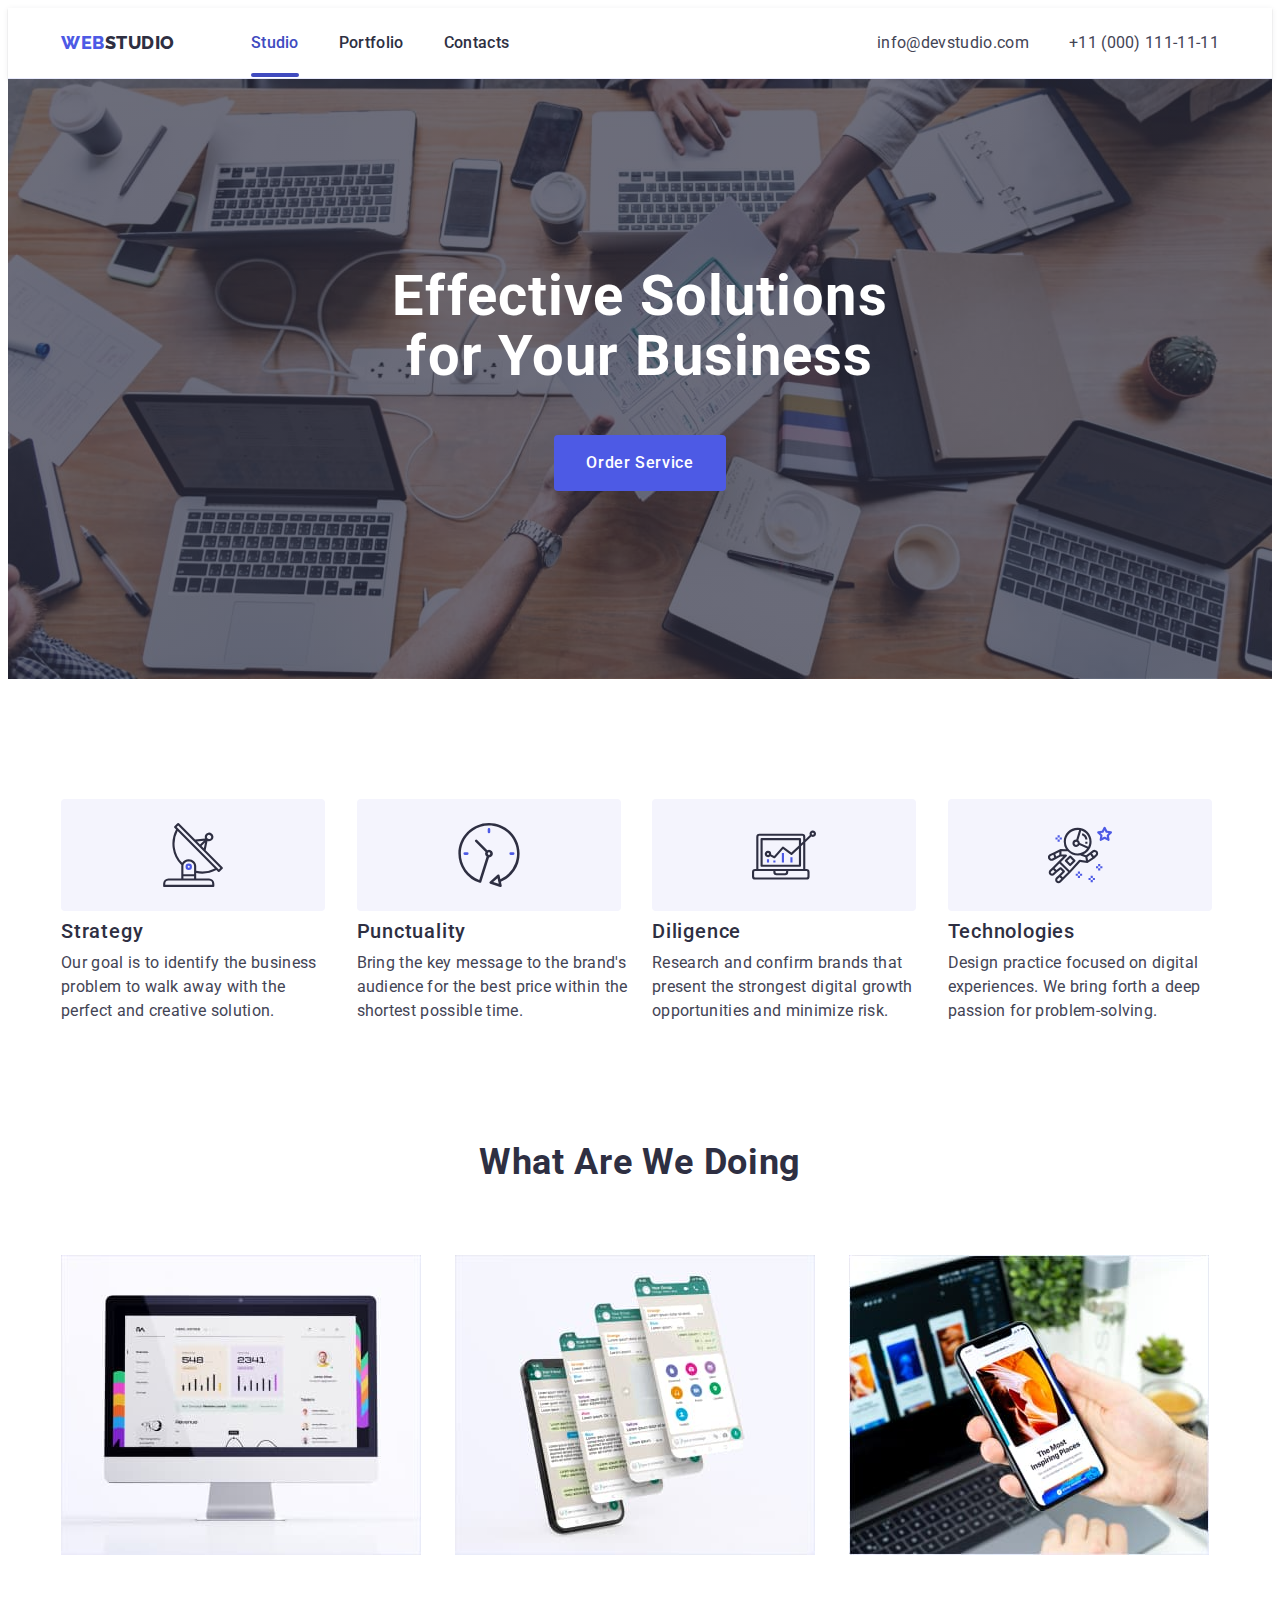
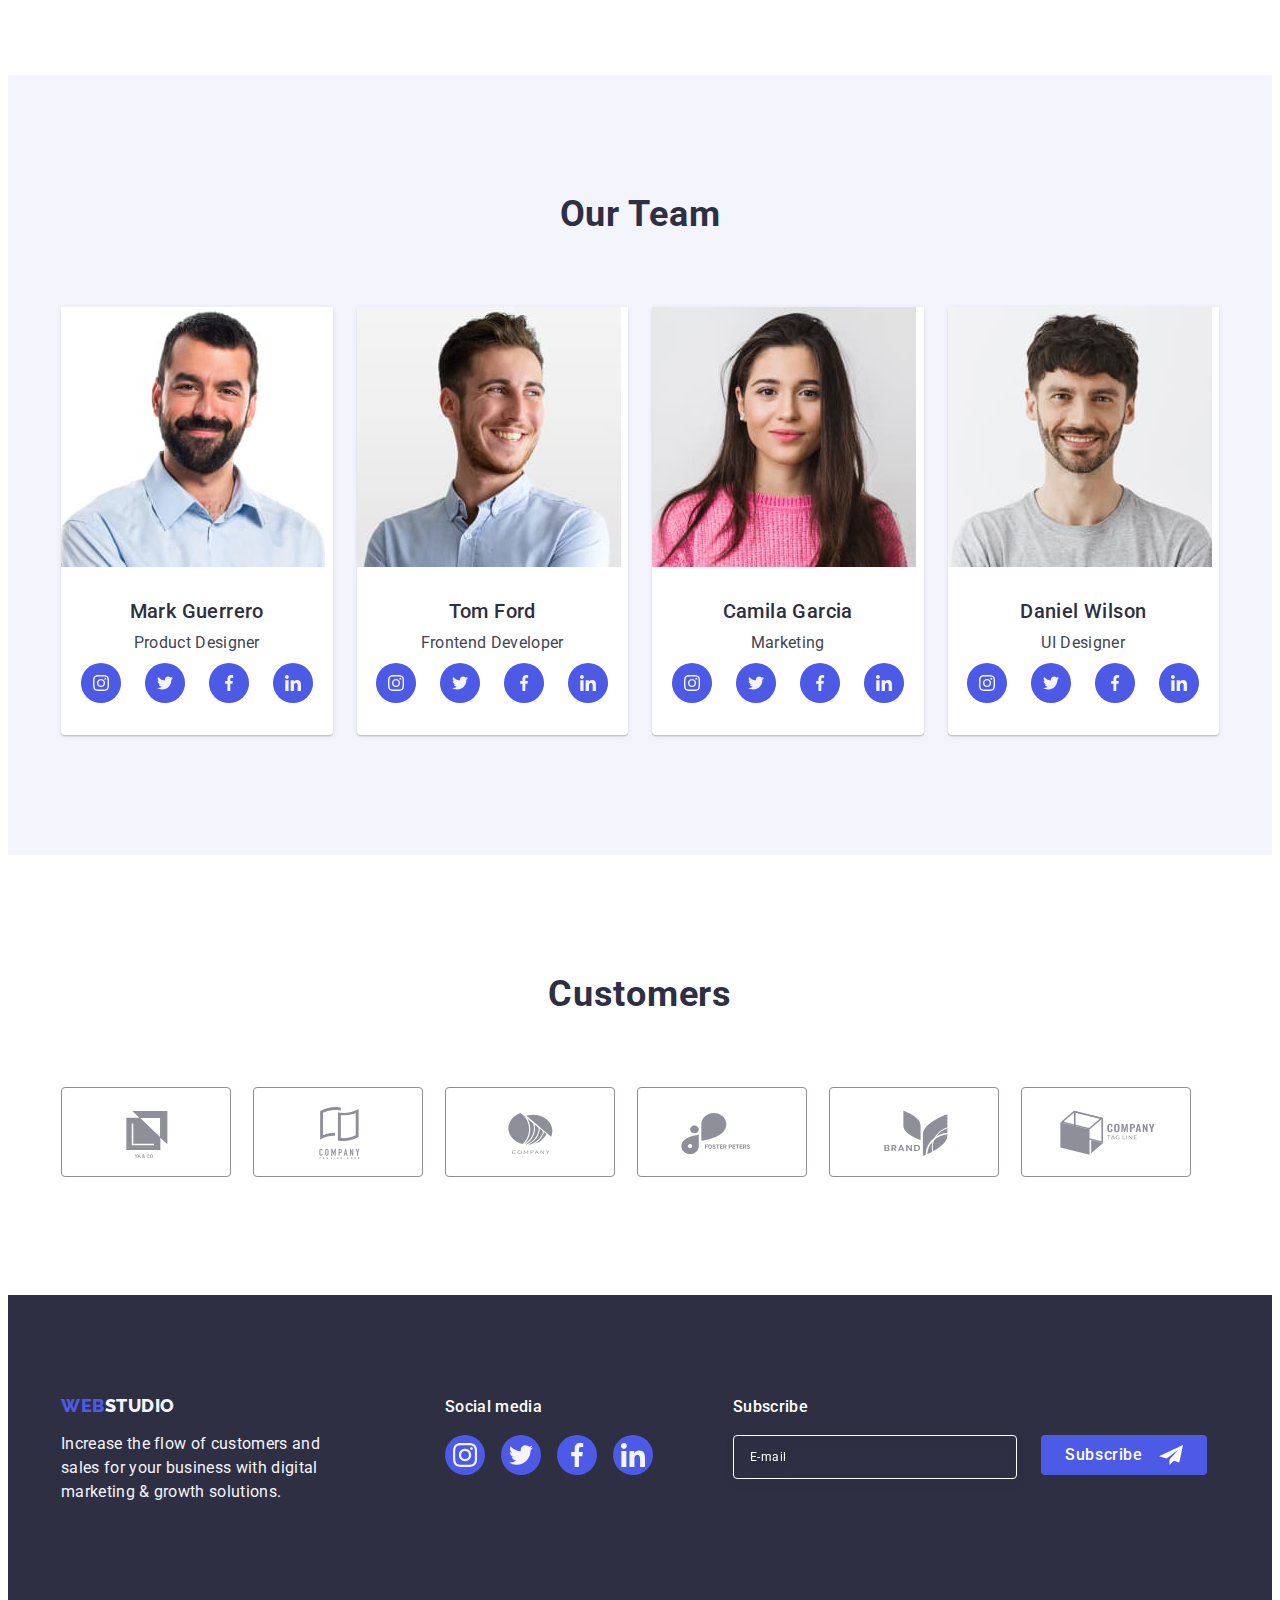
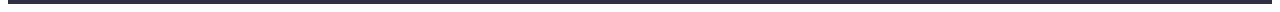
<file: index.html>
<!DOCTYPE html>
<html lang="en">
  <head>
    <meta charset="UTF-8" />
    <meta name="viewport" content="width=device-width, initial-scale=1.0" />
    <title>WebStudio</title>
    <link rel="preconnect" href="https://fonts.googleapis.com" />
    <link rel="preconnect" href="https://fonts.gstatic.com" crossorigin />
    <link
      href="https://fonts.googleapis.com/css2?family=Raleway:wght@800&family=Roboto:wght@400;500;700;900&display=swap"
      rel="stylesheet"
    />
    <link
      rel="stylesheet"
      href="https://cdnjs.cloudflare.com/ajax/libs/modern-normalize/2.0.0/modern-normalize.min.css"
      integrity="sha512-4xo8blKMVCiXpTaLzQSLSw3KFOVPWhm/TRtuPVc4WG6kUgjH6J03IBuG7JZPkcWMxJ5huwaBpOpnwYElP/m6wg=="
      crossorigin="anonymous"
      referrerpolicy="no-referrer"
    />
    <link rel="stylesheet" href="./css/styles.css" />
  </head>
  <body>
    <header class="header">
      <div class="container header-container">
        <nav class="header-navigation">
          <a href="./index.html" class="header-logo link"
            >Web<span class="header-logo-part">Studio</span></a
          >
          <ul class="list header-menu">
            <li>
              <a class="header-menu-link link current" href="./index.html"
                >Studio</a
              >
            </li>
            <li>
              <a class="header-menu-link link" href="./portfolio.html"
                >Portfolio</a
              >
            </li>
            <li><a class="header-menu-link link" href="">Contacts</a></li>
          </ul>
        </nav>
        <address class="header-address">
          <ul class="list header-contacts">
            <li>
              <a class="contact-link link" href="mailto:info@devstudio.com"
                >info@devstudio.com</a
              >
            </li>
            <li>
              <a class="contact-link link" href="tel:+110001111111"
                >+11 (000) 111-11-11</a
              >
            </li>
          </ul>
        </address>
      </div>
    </header>
    <main>
      <section class="hero">
        <div class="container hero-container">
          <h1 class="hero-title">Effective Solutions for Your Business</h1>
          <button type="button" class="hero-btn" data-modal-open>
            Order Service
          </button>
        </div>
      </section>
      <!-- Features -->
      <section class="section">
        <div class="container features-container">
          <h2 class="visually-hidden">Features</h2>
          <ul class="list features-list">
            <li class="features-item">
              <div class="features-block-icon">
                <svg class="features-icon" width="64" height="64">
                  <use href="./images/icons.svg#icon-antenna-1"></use>
                </svg>
              </div>
              <h3 class="features-title">Strategy</h3>
              <p class="features-text">
                Our goal is to identify the business problem to walk away with
                the perfect and creative solution.
              </p>
            </li>
            <li class="features-item">
              <div class="features-block-icon">
                <svg class="features-icon" width="64" height="64">
                  <use href="./images/icons.svg#icon-clock-1"></use>
                </svg>
              </div>
              <h3 class="features-title">Punctuality</h3>
              <p class="features-text">
                Bring the key message to the brand's audience for the best price
                within the shortest possible time.
              </p>
            </li>
            <li class="features-item">
              <div class="features-block-icon">
                <svg class="features-icon" width="64" height="64">
                  <use href="./images/icons.svg#icon-diagram-1"></use>
                </svg>
              </div>
              <h3 class="features-title">Diligence</h3>
              <p class="features-text">
                Research and confirm brands that present the strongest digital
                growth opportunities and minimize risk.
              </p>
            </li>
            <li class="features-item">
              <div class="features-block-icon">
                <svg class="features-icon" width="64" height="64">
                  <use href="./images/icons.svg#icon-astronaut-1"></use>
                </svg>
              </div>
              <h3 class="features-title">Technologies</h3>
              <p class="features-text">
                Design practice focused on digital experiences. We bring forth a
                deep passion for problem-solving.
              </p>
            </li>
          </ul>
        </div>
      </section>
      <section class="section section-work">
        <div class="container work-container">
          <h2 class="work-title">What are we doing</h2>
          <ul class="list work-list">
            <li class="work-item">
              <img
                src="./images/Rectangle1.jpg"
                alt="computer monitor"
                width="360"
                height="300"
              />
            </li>
            <li class="work-item">
              <img
                src="./images/Rectangle2.jpg"
                alt="mobile phone with open messenger"
                width="360"
                height="300"
              />
            </li>
            <li class="work-item">
              <img
                src="./images/Rectangle3.jpg"
                alt="mobile phone in hand and laptop on the table"
                width="360"
                height="300"
              />
            </li>
          </ul>
        </div>
      </section>
      <section class="section team">
        <div class="container">
          <h2 class="team-title">Our Team</h2>
          <ul class="list team-list">
            <li class="team-card">
              <img
                class="team-img"
                src="./images/img4.jpg"
                alt="Mark Guerrero"
                width="264"
                height="260"
              />
              <div class="card-content">
                <h3 class="team-member-title">Mark Guerrero</h3>
                <p class="team-text">Product Designer</p>
                <ul class="card-content-list list">
                  <li class="team-socials-icon">
                    <a href="" class="link socials-link">
                      <svg class="socials-icon" width="16" height="16">
                        <use href="./images/icons.svg#icon-instagram-2"></use>
                      </svg>
                    </a>
                  </li>
                  <li class="team-socials-icon">
                    <a href="" class="link socials-link">
                      <svg class="socials-icon" width="16" height="16">
                        <use href="./images/icons.svg#icon-twitter-1"></use>
                      </svg>
                    </a>
                  </li>
                  <li class="team-socials-icon">
                    <a href="" class="link socials-link">
                      <svg class="socials-icon" width="16" height="16">
                        <use href="./images/icons.svg#icon-facebook-1"></use>
                      </svg>
                    </a>
                  </li>
                  <li class="team-socials-icon">
                    <a href="" class="link socials-link">
                      <svg class="socials-icon" width="16" height="16">
                        <use href="./images/icons.svg#icon-linkedin-1"></use>
                      </svg>
                    </a>
                  </li>
                </ul>
              </div>
            </li>
            <li class="team-card">
              <img
                class="team-img"
                src="./images/img5.jpg"
                alt="Tom Ford"
                width="264"
                height="260"
              />
              <div class="card-content">
                <h3 class="team-member-title">Tom Ford</h3>
                <p class="team-text">Frontend Developer</p>
                <ul class="card-content-list list">
                  <li class="team-socials-icon">
                    <a href="" class="link socials-link">
                      <svg class="socials-icon" width="16" height="16">
                        <use href="./images/icons.svg#icon-instagram-2"></use>
                      </svg>
                    </a>
                  </li>
                  <li class="team-socials-icon">
                    <a href="" class="link socials-link">
                      <svg class="socials-icon" width="16" height="16">
                        <use href="./images/icons.svg#icon-twitter-1"></use>
                      </svg>
                    </a>
                  </li>
                  <li class="team-socials-icon">
                    <a href="" class="link socials-link">
                      <svg class="socials-icon" width="16" height="16">
                        <use href="./images/icons.svg#icon-facebook-1"></use>
                      </svg>
                    </a>
                  </li>
                  <li class="team-socials-icon">
                    <a href="" class="link socials-link">
                      <svg class="socials-icon" width="16" height="16">
                        <use href="./images/icons.svg#icon-linkedin-1"></use>
                      </svg>
                    </a>
                  </li>
                </ul>
              </div>
            </li>
            <li class="team-card">
              <img
                class="team-img"
                src="./images/img6.jpg"
                alt="Camila Garcia"
                width="264"
                height="260"
              />
              <div class="card-content">
                <h3 class="team-member-title">Camila Garcia</h3>
                <p class="team-text">Marketing</p>
                <ul class="card-content-list list">
                  <li class="team-socials-icon">
                    <a href="" class="link socials-link">
                      <svg class="socials-icon" width="16" height="16">
                        <use href="./images/icons.svg#icon-instagram-2"></use>
                      </svg>
                    </a>
                  </li>
                  <li class="team-socials-icon">
                    <a href="" class="link socials-link">
                      <svg class="socials-icon" width="16" height="16">
                        <use href="./images/icons.svg#icon-twitter-1"></use>
                      </svg>
                    </a>
                  </li>
                  <li class="team-socials-icon">
                    <a href="" class="link socials-link">
                      <svg class="socials-icon" width="16" height="16">
                        <use href="./images/icons.svg#icon-facebook-1"></use>
                      </svg>
                    </a>
                  </li>
                  <li class="team-socials-icon">
                    <a href="" class="link socials-link">
                      <svg class="socials-icon" width="16" height="16">
                        <use href="./images/icons.svg#icon-linkedin-1"></use>
                      </svg>
                    </a>
                  </li>
                </ul>
              </div>
            </li>
            <li class="team-card">
              <img
                class="team-img"
                src="./images/img7.jpg"
                alt="Daniel Wilson"
                width="264"
                height="260"
              />
              <div class="card-content">
                <h3 class="team-member-title">Daniel Wilson</h3>
                <p class="team-text">UI Designer</p>
                <ul class="card-content-list list">
                  <li class="team-socials-icon">
                    <a href="" class="link socials-link">
                      <svg class="socials-icon" width="16" height="16">
                        <use href="./images/icons.svg#icon-instagram-2"></use>
                      </svg>
                    </a>
                  </li>
                  <li class="team-socials-icon">
                    <a href="" class="link socials-link">
                      <svg class="socials-icon" width="16" height="16">
                        <use href="./images/icons.svg#icon-twitter-1"></use>
                      </svg>
                    </a>
                  </li>
                  <li class="team-socials-icon">
                    <a href="" class="link socials-link">
                      <svg class="socials-icon" width="16" height="16">
                        <use href="./images/icons.svg#icon-facebook-1"></use>
                      </svg>
                    </a>
                  </li>
                  <li class="team-socials-icon">
                    <a href="" class="link socials-link">
                      <svg class="socials-icon" width="16" height="16">
                        <use href="./images/icons.svg#icon-linkedin-1"></use>
                      </svg>
                    </a>
                  </li>
                </ul>
              </div>
            </li>
          </ul>
        </div>
      </section>
      <section class="section customers">
        <div class="container">
          <h2 class="customers-title">Customers</h2>
          <ul class="list customers-list">
            <li class="customers-company">
              <a href="" class="link customers-link">
                <svg class="customers-icon" width="104" height="56">
                  <use href="./images/icons.svg#icon-ya-co"></use>
                </svg>
              </a>
            </li>
            <li class="customers-company">
              <a href="" class="link customers-link">
                <svg class="customers-icon" width="104" height="56">
                  <use href="./images/icons.svg#icon-company-tagline-her"></use>
                </svg>
              </a>
            </li>
            <li class="customers-company">
              <a href="" class="link customers-link">
                <svg class="customers-icon" width="104" height="56">
                  <use href="./images/icons.svg#icon-company"></use>
                </svg>
              </a>
            </li>
            <li class="customers-company">
              <a href="" class="link customers-link">
                <svg class="customers-icon" width="104" height="56">
                  <use href="./images/icons.svg#icon-foster"></use>
                </svg>
              </a>
            </li>
            <li class="customers-company">
              <a href="" class="link customers-link">
                <svg class="customers-icon" width="104" height="56">
                  <use href="./images/icons.svg#icon-brand"></use>
                </svg>
              </a>
            </li>
            <li class="customers-company">
              <a href="" class="link customers-link">
                <svg class="customers-icon" width="104" height="56">
                  <use href="./images/icons.svg#icon-tag-line"></use>
                </svg>
              </a>
            </li>
          </ul>
        </div>
      </section>
    </main>
    <!-- Footer -->
    <footer class="footer">
      <div class="container footer-container">
        <div class="footer-webstudio">
          <a href="./index.html" class="footer-logo link"
            >Web<span class="footer-logo-part">Studio</span></a
          >
          <p class="footer-text">
            Increase the flow of customers and sales for your business with
            digital marketing & growth solutions.
          </p>
        </div>
        <div class="footer-socials">
          <p class="footer-socials-text">Social media</p>
          <ul class="footer-list list">
            <li class="footer-socials-icon">
              <a href="" class="link footer-socials-link">
                <svg class="socials-icon" width="24" height="24">
                  <use href="./images/icons.svg#icon-instagram-2"></use>
                </svg>
              </a>
            </li>
            <li class="footer-socials-icon">
              <a href="" class="link footer-socials-link">
                <svg class="socials-icon" width="24" height="24">
                  <use href="./images/icons.svg#icon-twitter-1"></use>
                </svg>
              </a>
            </li>
            <li class="footer-socials-icon">
              <a href="" class="link footer-socials-link">
                <svg class="socials-icon" width="24" height="24">
                  <use href="./images/icons.svg#icon-facebook-1"></use>
                </svg>
              </a>
            </li>
            <li class="footer-socials-icon">
              <a href="" class="link footer-socials-link">
                <svg class="socials-icon" width="24" height="24">
                  <use href="./images/icons.svg#icon-linkedin-1"></use>
                </svg>
              </a>
            </li>
          </ul>
        </div>
        <div class="footer-subscribe">
          <p class="footer-subscribe-title">Subscribe</p>
          <form class="footer-form">
            <label class="footer-subscribe-label">
              <input
                type="email"
                name="footer-email"
                class="footer-input"
                placeholder="E-mail"
              />
            </label>
            <button type="submit" class="footer-submit-btn">
              Subscribe
              <svg class="footer-btn-icon" width="24" height="24">
                <use href="./images/icons.svg#icon-Frame-subscribe"></use>
              </svg>
            </button>
          </form>
        </div>
      </div>
    </footer>
    <!-- Modal -->
    <div class="backdrop is-hidden" data-modal>
      <div class="modal">
        <button type="button" class="modal-close-btn" data-modal-close>
          <svg class="modal-icon" width="8" height="8">
            <use href="./images/icons.svg#icon-close-black"></use>
          </svg>
        </button>
        <p class="modal-title">Leave your contacts and we will call you back</p>
        <form>
          <div class="modal-field">
            <label for="user-name" class="input-label">Name</label>
            <div class="input-wrap">
              <input
                type="text"
                name="user-name"
                class="modal-input"
                id="user-name"
              />
              <svg class="modal-input-icon" width="18" height="24">
                <use href="./images/icons.svg#icon-person-black"></use>
              </svg>
            </div>
          </div>
          <div class="modal-field">
            <label for="user-tel" class="input-label">Phone</label>
            <div class="input-wrap">
              <input
                type="text"
                name="user-tel"
                class="modal-input"
                id="user-tel"
              />
              <svg class="modal-input-icon" width="18" height="24">
                <use href="./images/icons.svg#icon-phone-black"></use>
              </svg>
            </div>
          </div>
          <div class="modal-field">
            <label for="user-email" class="input-label">Email</label>
            <div class="input-wrap">
              <input
                type="text"
                name="user-email"
                class="modal-input"
                id="user-email"
              />
              <svg class="modal-input-icon" width="18" height="24">
                <use href="./images/icons.svg#icon-email-black"></use>
              </svg>
            </div>
          </div>
          <div class="modal-field-textarea">
            <label for="user-comment" class="input-label">Comment</label>
            <textarea
              name="user-comment"
              id="user-comment"
              class="modal-textarea"
              placeholder="Text input"
            ></textarea>
          </div>
          <div class="modal-checkbox">
            <input
              type="checkbox"
              value="true"
              name="user-privacy"
              id="user-privacy"
              class="input-check visually-hidden"
            />
            <label for="user-privacy" class="modal-check-text">
              <span class="modal-check-span">
                <svg class="modal-check-icon" width="10" height="8">
                  <use href="./images/icons.svg#icon-check"></use>
                </svg>
              </span>
              I accept the terms and conditions of the
              <a href="#" class="modal-privacy-link">Privacy Policy</a>
            </label>
          </div>
          <button type="submit" class="send-btn">Send</button>
        </form>
      </div>
    </div>
    <script src="./js/modal.js"></script>
  </body>
</html>
</file>
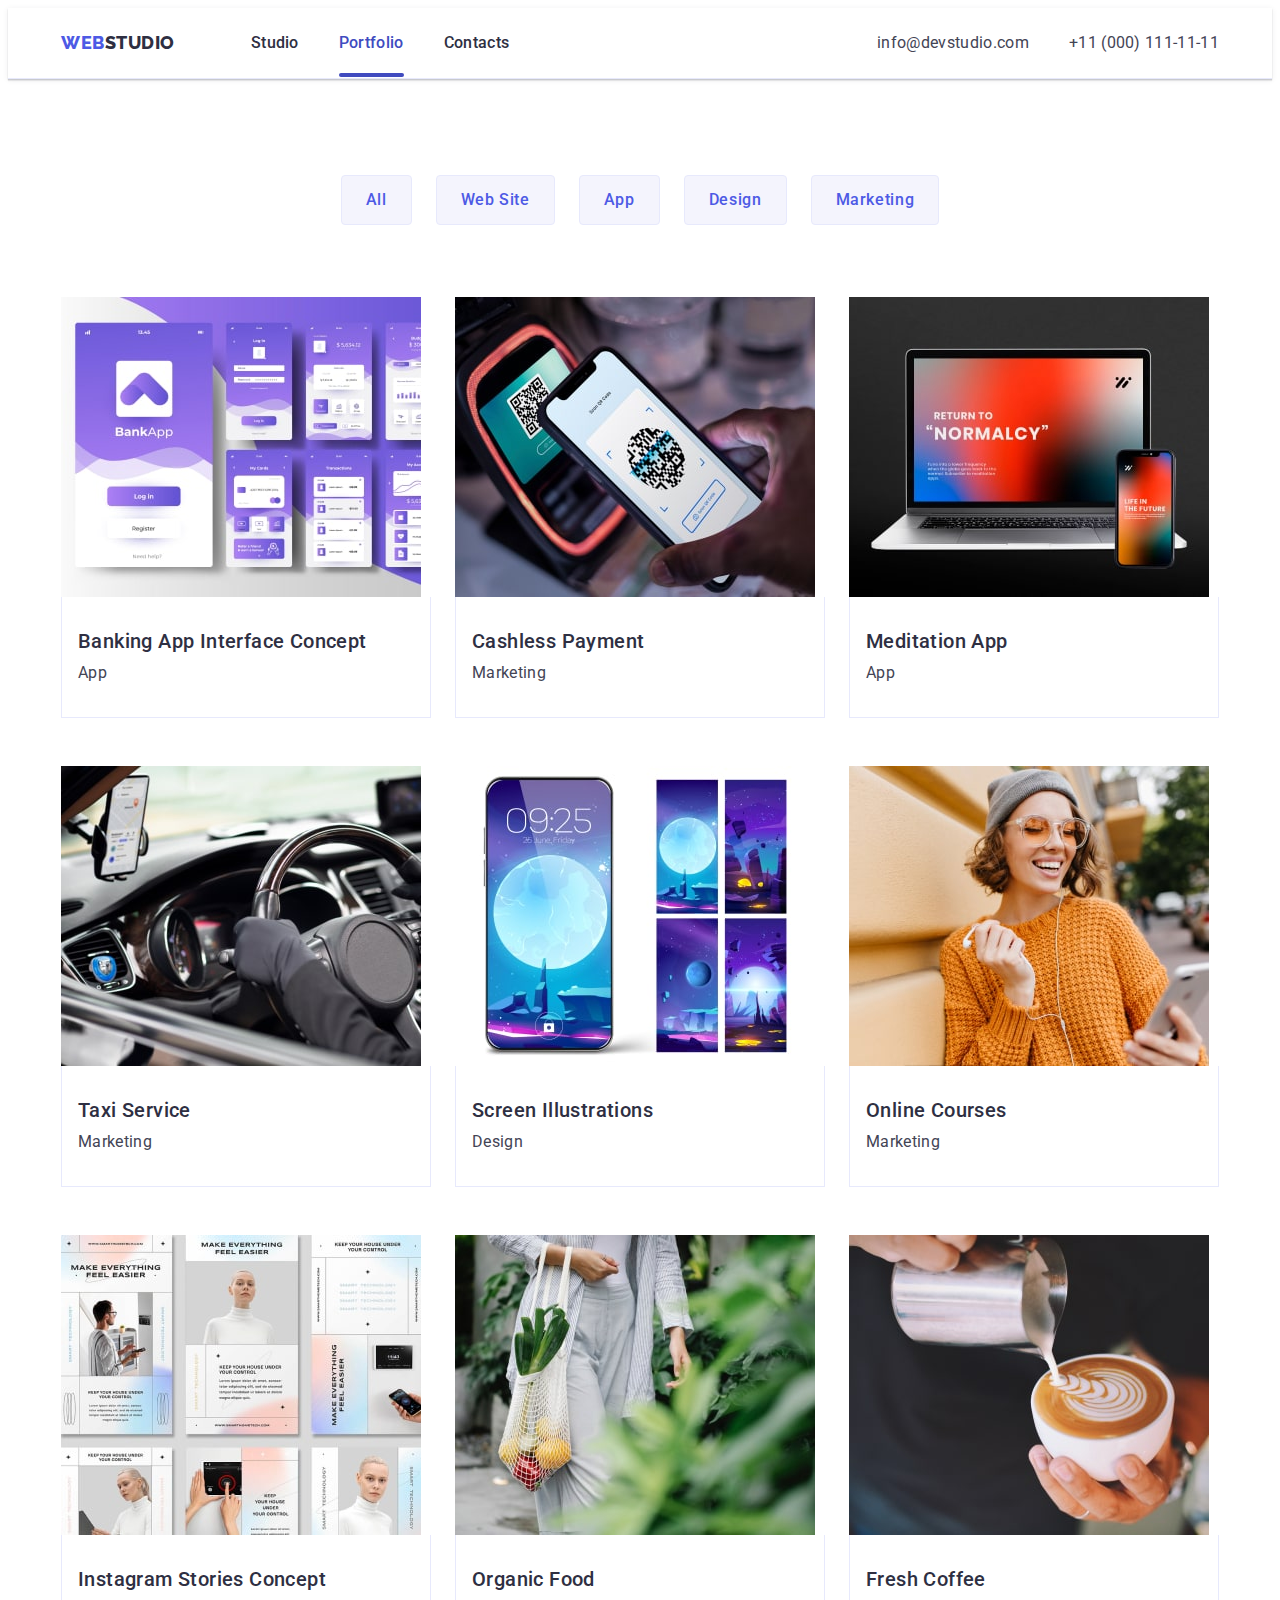
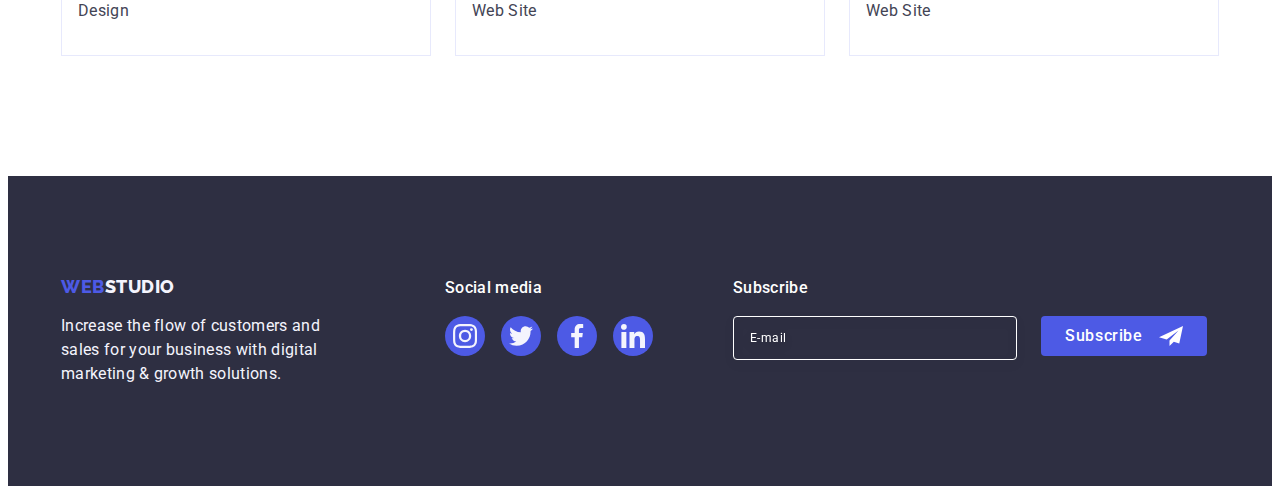
<file: portfolio.html>
<!DOCTYPE html>
<html lang="en">
  <head>
    <meta charset="UTF-8" />
    <meta name="viewport" content="width=device-width, initial-scale=1.0" />
    <title>Portfolio</title>
    <link rel="preconnect" href="https://fonts.googleapis.com" />
    <link rel="preconnect" href="https://fonts.gstatic.com" crossorigin />
    <link
      href="https://fonts.googleapis.com/css2?family=Raleway:wght@800&family=Roboto:wght@400;500;700;900&display=swap"
      rel="stylesheet"
    />
    <link
      rel="stylesheet"
      href="https://cdnjs.cloudflare.com/ajax/libs/modern-normalize/2.0.0/modern-normalize.min.css"
      integrity="sha512-4xo8blKMVCiXpTaLzQSLSw3KFOVPWhm/TRtuPVc4WG6kUgjH6J03IBuG7JZPkcWMxJ5huwaBpOpnwYElP/m6wg=="
      crossorigin="anonymous"
      referrerpolicy="no-referrer"
    />
    <link rel="stylesheet" href="./css/styles.css" />
  </head>
  <body>
    <header class="header">
      <div class="container header-container">
        <nav class="header-navigation">
          <a href="./index.html" class="header-logo link"
            >Web<span class="header-logo-part">Studio</span></a
          >
          <ul class="list header-menu">
            <li>
              <a class="header-menu-link link" href="./index.html">Studio</a>
            </li>
            <li>
              <a class="header-menu-link link current" href="./portfolio.html"
                >Portfolio</a
              >
            </li>
            <li><a class="header-menu-link link" href="">Contacts</a></li>
          </ul>
        </nav>
        <address class="header-address">
          <ul class="list header-contacts">
            <li>
              <a class="contact-link link" href="mailto:info@devstudio.com"
                >info@devstudio.com</a
              >
            </li>
            <li>
              <a class="contact-link link" href="tel:+110001111111"
                >+11 (000) 111-11-11</a
              >
            </li>
          </ul>
        </address>
      </div>
    </header>
    <main>
      <section class="section-portfolio">
        <div class="container">
          <h1 class="visually-hidden">portfolio</h1>

          <ul class="list filter-list">
            <li><button type="button" class="filter-btn">All</button></li>
            <li>
              <button type="button" class="filter-btn">Web Site</button>
            </li>
            <li><button type="button" class="filter-btn">App</button></li>
            <li><button type="button" class="filter-btn">Design</button></li>
            <li>
              <button type="button" class="filter-btn">Marketing</button>
            </li>
          </ul>

          <ul class="list card-list">
            <li class="portfolio-card">
              <a class="link portfolio-link" href="">
                <div class="portfolio-cover">
                  <img
                    class="portfolio-img"
                    src="./images/App1.jpg"
                    alt="banking app"
                    width="360"
                    height="300"
                  />
                  <p class="portfolio-cover-text">
                    14 Stylish and User-Friendly App Design Concepts · Task
                    Manager App · Calorie Tracker App · Exotic Fruit Ecommerce
                    App · Cloud Storage App
                  </p>
                </div>
                <div class="portfolio-card-content">
                  <h2 class="portfolio-title">Banking App Interface Concept</h2>
                  <p class="portfolio-text">App</p>
                </div>
              </a>
            </li>
            <li class="portfolio-card">
              <a class="link portfolio-link" href="">
                <div class="portfolio-cover">
                  <img
                    src="./images/Cashless.jpg"
                    alt="Cashless Payment"
                    width="360"
                    height="300"
                  />
                  <p class="portfolio-cover-text">
                    14 Stylish and User-Friendly App Design Concepts · Task
                    Manager App · Calorie Tracker App · Exotic Fruit Ecommerce
                    App · Cloud Storage App
                  </p>
                </div>
                <div class="portfolio-card-content">
                  <h2 class="portfolio-title">Cashless Payment</h2>
                  <p class="portfolio-text">Marketing</p>
                </div>
              </a>
            </li>
            <li class="portfolio-card">
              <a class="link portfolio-link" href="">
                <div class="portfolio-cover">
                  <img
                    src="./images/Meditation-app.jpg"
                    alt="Meditation App"
                    width="360"
                    height="300"
                  />
                  <p class="portfolio-cover-text">
                    14 Stylish and User-Friendly App Design Concepts · Task
                    Manager App · Calorie Tracker App · Exotic Fruit Ecommerce
                    App · Cloud Storage App
                  </p>
                </div>
                <div class="portfolio-card-content">
                  <h2 class="portfolio-title">Meditation App</h2>
                  <p class="portfolio-text">App</p>
                </div>
              </a>
            </li>

            <li class="portfolio-card">
              <a class="link portfolio-link" href="">
                <div class="portfolio-cover">
                  <img
                    src="./images/Taxi-service.jpg"
                    alt="Taxi Service"
                    width="360"
                    height="300"
                  />
                  <p class="portfolio-cover-text">
                    14 Stylish and User-Friendly App Design Concepts · Task
                    Manager App · Calorie Tracker App · Exotic Fruit Ecommerce
                    App · Cloud Storage App
                  </p>
                </div>
                <div class="portfolio-card-content">
                  <h2 class="portfolio-title">Taxi Service</h2>
                  <p class="portfolio-text">Marketing</p>
                </div>
              </a>
            </li>
            <li class="portfolio-card">
              <a class="link portfolio-link" href="">
                <div class="portfolio-cover">
                  <img
                    src="./images/Screen.jpg"
                    alt="Screen Illustrations"
                    width="360"
                    height="300"
                  />
                  <p class="portfolio-cover-text">
                    14 Stylish and User-Friendly App Design Concepts · Task
                    Manager App · Calorie Tracker App · Exotic Fruit Ecommerce
                    App · Cloud Storage App
                  </p>
                </div>
                <div class="portfolio-card-content">
                  <h2 class="portfolio-title">Screen Illustrations</h2>
                  <p class="portfolio-text">Design</p>
                </div>
              </a>
            </li>
            <li class="portfolio-card">
              <a class="link portfolio-link" href="">
                <div class="portfolio-cover">
                  <img
                    src="./images/Online-courses.jpg"
                    alt="Online Courses"
                    width="360"
                    height="300"
                  />
                  <p class="portfolio-cover-text">
                    14 Stylish and User-Friendly App Design Concepts · Task
                    Manager App · Calorie Tracker App · Exotic Fruit Ecommerce
                    App · Cloud Storage App
                  </p>
                </div>
                <div class="portfolio-card-content">
                  <h2 class="portfolio-title">Online Courses</h2>
                  <p class="portfolio-text">Marketing</p>
                </div>
              </a>
            </li>

            <li class="portfolio-card">
              <a class="link portfolio-link" href="">
                <div class="portfolio-cover">
                  <img
                    src="./images/Instagram-stories.jpg"
                    alt="Instagram Stories"
                    width="360"
                    height="300"
                  />
                  <p class="portfolio-cover-text">
                    14 Stylish and User-Friendly App Design Concepts · Task
                    Manager App · Calorie Tracker App · Exotic Fruit Ecommerce
                    App · Cloud Storage App
                  </p>
                </div>
                <div class="portfolio-card-content">
                  <h2 class="portfolio-title">Instagram Stories Concept</h2>
                  <p class="portfolio-text">Design</p>
                </div>
              </a>
            </li>
            <li class="portfolio-card">
              <a class="link portfolio-link" href="">
                <div class="portfolio-cover">
                  <img
                    src="./images/Organic-food.jpg"
                    alt="Organic Food"
                    width="360"
                    height="300"
                  />
                  <p class="portfolio-cover-text">
                    14 Stylish and User-Friendly App Design Concepts · Task
                    Manager App · Calorie Tracker App · Exotic Fruit Ecommerce
                    App · Cloud Storage App
                  </p>
                </div>
                <div class="portfolio-card-content">
                  <h2 class="portfolio-title">Organic Food</h2>
                  <p class="portfolio-text">Web Site</p>
                </div>
              </a>
            </li>
            <li class="portfolio-card">
              <a class="link portfolio-link" href="">
                <div class="portfolio-cover">
                  <img
                    src="./images/Fresh-coffee.jpg"
                    alt="Fresh Coffee"
                    width="360"
                    height="300"
                  />
                  <p class="portfolio-cover-text">
                    14 Stylish and User-Friendly App Design Concepts · Task
                    Manager App · Calorie Tracker App · Exotic Fruit Ecommerce
                    App · Cloud Storage App
                  </p>
                </div>
                <div class="portfolio-card-content">
                  <h2 class="portfolio-title">Fresh Coffee</h2>
                  <p class="portfolio-text">Web Site</p>
                </div>
              </a>
            </li>
          </ul>
        </div>
      </section>
    </main>
    <footer class="footer">
      <div class="container footer-container">
        <div class="footer-webstudio">
          <a href="./index.html" class="footer-logo link"
            >Web<span class="footer-logo-part">Studio</span></a
          >
          <p class="footer-text">
            Increase the flow of customers and sales for your business with
            digital marketing & growth solutions.
          </p>
        </div>
        <div class="footer-socials">
          <p class="footer-socials-text">Social media</p>
          <ul class="footer-list list">
            <li class="footer-socials-icon">
              <a href="" class="link footer-socials-link">
                <svg class="socials-icon" width="24" height="24">
                  <use href="./images/icons.svg#icon-instagram-2"></use>
                </svg>
              </a>
            </li>
            <li class="footer-socials-icon">
              <a href="" class="link footer-socials-link">
                <svg class="socials-icon" width="24" height="24">
                  <use href="./images/icons.svg#icon-twitter-1"></use>
                </svg>
              </a>
            </li>
            <li class="footer-socials-icon">
              <a href="" class="link footer-socials-link">
                <svg class="socials-icon" width="24" height="24">
                  <use href="./images/icons.svg#icon-facebook-1"></use>
                </svg>
              </a>
            </li>
            <li class="footer-socials-icon">
              <a href="" class="link footer-socials-link">
                <svg class="socials-icon" width="24" height="24">
                  <use href="./images/icons.svg#icon-linkedin-1"></use>
                </svg>
              </a>
            </li>
          </ul>
        </div>
        <div class="footer-subscribe">
          <p class="footer-subscribe-title">Subscribe</p>
          <form class="footer-form">
            <label class="footer-subscribe-label">
              <input
                type="email"
                name="footer-email"
                class="footer-input"
                placeholder="E-mail"
              />
            </label>
            <button type="submit" class="footer-submit-btn">
              Subscribe
              <svg class="footer-btn-icon" width="24" height="24">
                <use href="./images/icons.svg#icon-Frame-subscribe"></use>
              </svg>
            </button>
          </form>
        </div>
      </div>
    </footer>
  </body>
</html>
</file>
<file: css/styles.css>
:root {
  --iris: #4d5ae5;
  --navyblue: #2e2f42;
  --slate: #434455;
  --white: #fff;
  --ocean: #404bbf;
  --cloud: #f4f4fd;
  --green: #31d0aa;
  --dairy: #fcfcfc;
}

p,
h1,
h2,
h3,
h4,
h5,
h6 {
  margin-top: 0;
  margin-bottom: 0;
}

ul,
ol {
  margin-top: 0;
  margin-bottom: 0;
  padding-left: 0;
}

img {
  display: block;
}

.list {
  list-style-type: none;
}

.link {
  text-decoration: none;
}

body {
  font-family: "Roboto", sans-serif;
  color: #434455;
  background-color: #fff;
}

input {
  font-family: inherit;
}

.container {
  width: 100%;
  max-width: 1158px;
  padding-right: 15px;
  padding-left: 15px;
  margin: 0 auto;
}

.visually-hidden {
  position: absolute;
  width: 1px;
  height: 1px;
  margin: -1px;
  border: 0;
  padding: 0;
  white-space: nowrap;
  clip-path: inset(100%);
  clip: rect(0 0 0 0);
  overflow: hidden;
}

.section {
  padding-top: 120px;
  padding-bottom: 120px;
}

/**---------- HEADER ---------- */

.header {
  border-bottom: 1px solid #e7e9fc;
  box-shadow: 0px 2px 1px rgba(46, 47, 66, 0.08),
    0px 1px 1px rgba(46, 47, 66, 0.16), 0px 1px 6px rgba(46, 47, 66, 0.08);
}

.header-container {
  display: flex;
  align-items: center;
}

.header-logo {
  color: var(--iris, #4d5ae5);
  font-size: 18px;
  font-family: "Raleway", sans-serif;
  font-weight: 800;
  line-height: 1.17;
  letter-spacing: 0.03em;
  text-transform: uppercase;
  padding-top: 24px;
  padding-bottom: 24px;
  margin-right: 76px;
}

.header-logo-part {
  color: var(--navyblue, #2e2f42);
  font-size: 18px;
  font-weight: 800;
  line-height: 1.16;
  letter-spacing: 0.03em;
  text-transform: uppercase;
}

.header-navigation {
  display: flex;
  align-items: center;
}

.header-menu {
  display: flex;
  gap: 40px;
}

.header-address {
  margin-left: auto;
}

.header-contacts {
  display: flex;
  gap: 40px;
}

.header-menu-link {
  color: var(--navyblue, #2e2f42);
  font-size: 16px;
  font-weight: 500;
  line-height: 1.5;
  letter-spacing: 0.02em;
  padding: 24px 0;
  transition: color 250ms cubic-bezier(0.4, 0, 0.2, 1);
}

.current {
  position: relative;
  color: var(--ocean, #404bbf);
}

.current::after {
  content: "";
  position: absolute;
  bottom: -1px;
  left: 0;
  width: 100%;
  height: 4px;
  border-radius: 2px;
  background: var(--ocean, #404bbf);
}

.contact-link {
  color: var(--slate, #434455);
  font-size: 16px;
  line-height: 1.5;
  letter-spacing: 0.02em;
  padding: 24px 0;
  transition: color 250ms cubic-bezier(0.4, 0, 0.2, 1);
}

.header-menu-link:hover,
.header-menu-link:focus {
  color: var(--ocean, #404bbf);
}

.header-address {
  font-style: normal;
}

.contact-link:hover,
.contact-link:focus {
  color: #404bbf;
}

/**---------- HERO ---------- */

.hero {
  background: var(--navyblue, #2e2f42);
  padding-top: 188px;
  padding-bottom: 188px;
  background-image: linear-gradient(
      rgba(46, 47, 66, 0.7),
      rgba(46, 47, 66, 0.7)
    ),
    url(../images/people-office.jpg);
  max-width: 1440px;
  margin: 0 auto;
  background-repeat: no-repeat;
  background-position: center;
  background-size: cover;
}

.hero-container {
  display: block;
}

.hero-title {
  color: var(--white, #fff);
  font-size: 56px;
  line-height: 1.07;
  letter-spacing: 0.02em;
  text-align: center;
  max-width: 496px;
  display: flex;
  width: 496px;
  flex-direction: column;
  flex-shrink: 0;
  margin-bottom: 48px;
  display: block;
  margin-left: auto;
  margin-right: auto;
}

.hero-btn {
  color: var(--white, #fff);
  font-size: 16px;
  font-family: "Roboto", sans-serif;
  font-weight: 500;
  line-height: 1.5;
  letter-spacing: 0.04em;
  background-color: var(--iris, #4d5ae5);
  cursor: pointer;
  margin: 0 auto;
  display: block;
  border: none;
  padding: 16px 32px;
  border-radius: 4px;
  min-width: 169px;
  transition: background-color 250ms cubic-bezier(0.4, 0, 0.2, 1);
}

.hero-btn:hover,
.hero-btn:focus {
  background-color: var(--ocean, #404bbf);
}

/**---------- FEATURES ---------- */

.features-list {
  display: flex;
  gap: 24px;
}

.features-item {
  width: calc((100% - 24px * 3) / 4);
}

.features-block-icon {
  display: flex;
  align-items: center;
  justify-content: center;
  width: 264px;
  height: 112px;
  border-radius: 4px;
  background: var(--cloud, #f4f4fd);
  margin-bottom: 8px;
}

.features-title {
  font-size: 20px;
  font-weight: 500;
  line-height: 1.2;
  letter-spacing: 0.04em;
  color: var(--navyblue, #2e2f42);
  margin-bottom: 8px;
}
.features-text {
  color: var(--slate, #434455);
  font-size: 16px;
  line-height: 1.5;
  letter-spacing: 0.02em;
}

/**---------- WORK ---------- */

.section-work {
  padding-top: 0;
}

.work-list {
  display: flex;
  gap: 24px;
}

.work-item {
  width: calc((100% - 24px * 2) / 3);
}

.work-title {
  font-size: 36px;
  line-height: 1.11;
  letter-spacing: 0.02em;
  text-transform: capitalize;
  text-align: center;
  color: var(--navyblue, #2e2f42);
  margin-bottom: 72px;
}

/**---------- OUR TEAM ---------- */

.team {
  background-color: var(--cloud, #f4f4fd);
  padding-bottom: 120px;
}

.team-title {
  font-size: 36px;
  line-height: 1.11;
  letter-spacing: 0.02em;
  text-transform: capitalize;
  text-align: center;
  color: var(--navyblue, #2e2f42);
  margin-bottom: 72px;
}

.team-list {
  display: flex;
  gap: 24px;
}

.team-card {
  background-color: var(--white, #fff);
  width: calc((100% - 24px * 3) / 4);
  border-radius: 0px 0px 4px 4px;
  box-shadow: 0px 2px 1px 0px rgba(46, 47, 66, 0.08),
    0px 1px 1px 0px rgba(46, 47, 66, 0.16),
    0px 1px 6px 0px rgba(46, 47, 66, 0.08);
}

.card-content {
  padding: 32px 0;
}

.team-member-title {
  font-size: 20px;
  font-weight: 500;
  line-height: 1.2;
  letter-spacing: 0.02em;
  color: var(--navyblue, #2e2f42);
  text-align: center;
  margin-bottom: 8px;
}

.team-text {
  color: var(--slate, #434455);
  font-size: 16px;
  line-height: 1.5;
  letter-spacing: 0.02em;
  text-align: center;
  margin-bottom: 8px;
}

.card-content-list {
  display: flex;
  justify-content: center;
  gap: 24px;
}

.team-socials-icon {
  width: 40px;
  height: 40px;
}

.socials-link:hover,
.socials-link:focus {
  background-color: var(--ocean, #404bbf);
}

.socials-link {
  width: 100%;
  height: 100%;
  display: flex;
  justify-content: center;
  align-items: center;
  background-color: var(--iris, #4d5ae5);
  border-radius: 50%;
  color: var(--cloud, #f4f4fd);
  transition: background-color 250ms cubic-bezier(0.4, 0, 0.2, 1);
}

.socials-icon {
  fill: currentColor;
}

/**---------- CUSTOMERS ---------- */

.customers-title {
  color: var(--navyblue, #2e2f42);
  text-align: center;
  font-size: 36px;
  font-weight: 700;
  line-height: 1.11;
  letter-spacing: 0.02em;
  text-transform: capitalize;
  margin-bottom: 72px;
}

.customers-list {
  display: flex;
  gap: 24px;
}

.customers-company {
  width: 168px;
  height: 88px;
  border-radius: 4px;
}

.customers-link {
  width: 100%;
  height: 100%;
  border: 1px solid var(--lightslate, #8e8f99);
  border-radius: 4px;
  display: flex;
  justify-content: center;
  align-items: center;
  color: var(--lightslate, #8e8f99);
  transition: border-color 250ms cubic-bezier(0.4, 0, 0.2, 1),
    color 250ms cubic-bezier(0.4, 0, 0.2, 1);
}

.customers-link:is(:hover, :focus) {
  border-color: var(--ocean, #404bbf);
  color: var(--ocean, #404bbf);
}

.customers-icon {
  fill: currentColor;
}

/**---------- FOOTER ---------- */

.footer {
  background-color: var(--navyblue, #2e2f42);
  padding: 100px 0;
}

.footer-container {
  display: flex;
  align-items: baseline;
}

.footer-webstudio {
  margin-right: 120px;
}

.footer-logo {
  color: var(--iris, #4d5ae5);
  font-size: 18px;
  font-family: "Raleway", sans-serif;
  font-weight: 800;
  line-height: 1.17;
  letter-spacing: 0.03em;
  text-transform: uppercase;
  margin-bottom: 16px;
  display: inline-block;
}

.footer-logo-part {
  color: var(--cloud, #f4f4fd);
  font-size: 18px;
  font-weight: 800;
  line-height: 1.16;
  letter-spacing: 0.03em;
  text-transform: uppercase;
}

.footer-text {
  color: var(--cloud, #f4f4fd);
  font-size: 16px;
  line-height: 1.5;
  letter-spacing: 0.02em;
  max-width: 264px;
}

.footer-socials {
  display: inline-block;
}

.footer-socials-text {
  font-size: 16px;
  font-style: normal;
  font-weight: 500;
  line-height: 1.5;
  letter-spacing: 0.02em;
  color: var(--white, #fff);
  margin-bottom: 16px;
}

.footer-list {
  display: flex;
  gap: 16px;
}

.footer-socials-icon {
  width: 40px;
  height: 40px;
}

.footer-socials-link {
  width: 100%;
  height: 100%;
  display: flex;
  justify-content: center;
  align-items: center;
  background-color: var(--iris, #4d5ae5);
  border-radius: 50%;
  color: var(--cloud, #f4f4fd);
  transition: background-color 250ms cubic-bezier(0.4, 0, 0.2, 1);
}

.footer-socials-link:hover,
.footer-socials-link:focus {
  background-color: var(--green, #31d0aa);
}

.footer-subscribe {
  margin-left: 80px;
}
.footer-subscribe-title {
  margin-bottom: 16px;
  color: var(--white, #fff);
  font-size: 16px;
  font-weight: 500;
  line-height: 1.5;
  letter-spacing: 0.02em;
}

.footer-form {
  display: flex;
  gap: 24px;
}

.footer-input {
  width: 264px;
  height: 40px;
  border-radius: 4px;
  border: 1px solid var(--white, #fff);
  background-color: transparent;
  color: var(--white, #fff);
  font-size: 12px;
  line-height: 1.5;
  letter-spacing: 0.04em;
  padding-left: 16px;
  filter: drop-shadow(0px 4px 4px rgba(0, 0, 0, 0.15));
}

::placeholder {
  color: var(--white, #fff);
}

.footer-submit-btn {
  color: var(--white, #fff);
  text-align: center;
  font-family: Roboto, sans-serif;
  font-size: 16px;
  font-weight: 500;
  line-height: 1.5;
  letter-spacing: 0.64px;
  display: flex;
  padding: 8px 24px;
  justify-content: center;
  align-items: center;
  border-radius: 4px;
  background: var(--iris, #4d5ae5);
  border: none;
  min-width: 165px;
  height: 40px;
  cursor: pointer;
  transition: background-color 250ms cubic-bezier(0.4, 0, 0.2, 1);
}

.footer-submit-btn:is(:hover, :focus){
  background-color: var(--ocean, #404BBF);
}

.footer-btn-icon {
  fill: var(--white, #fff);
  margin-left: 16px;
}
/**---------- PORTFOLIO ---------- */

.section-portfolio {
  padding-bottom: 120px;
  padding-top: 96px;
}

.filter-list {
  display: flex;
  justify-content: center;
  gap: 24px;
  margin-bottom: 72px;
}

.filter-btn {
  background-color: var(--cloud, #f4f4fd);
  color: var(--iris, #4d5ae5);
  font-size: 16px;
  font-family: "Roboto", sans-serif;
  font-weight: 500;
  line-height: 1.5;
  letter-spacing: 0.04em;
  cursor: pointer;
  border: 1px solid #e7e9fc;
  padding: 12px 24px;
  border-radius: 4px;
  transition: color 250ms cubic-bezier(0.4, 0, 0.2, 1),
    background-color 250ms cubic-bezier(0.4, 0, 0.2, 1),
    border-color 250ms cubic-bezier(0.4, 0, 0.2, 1),
    box-shadow 250ms cubic-bezier(0.4, 0, 0.2, 1);
}

.filter-btn:hover,
.filter-btn:focus {
  color: #ffffff;
  background: var(--ocean, #404bbf);
  border: 1px solid transparent;
  box-shadow: 0px 2px 2px 0px rgba(0, 0, 0, 0.12),
    0px 2px 1px 0px rgba(0, 0, 0, 0.08), 0px 3px 1px 0px rgba(0, 0, 0, 0.1);
}

.card-list {
  display: flex;
  flex-wrap: wrap;
  column-gap: 24px;
  row-gap: 48px;
}

.block-list:not(:last-child) {
  padding-bottom: 48px;
}

.portfolio-card {
  width: calc((100% - 48px) / 3);
}

.portfolio-cover {
  position: relative;
  overflow: hidden;
}

.portfolio-link:hover .portfolio-cover-text {
  transform: translateY(0%);
}

.portfolio-link:focus .portfolio-cover-text {
  transform: translateY(0%);
}

.portfolio-cover-text {
  position: absolute;
  top: 0;
  left: 0;
  width: 100%;
  height: 100%;
  padding: 40px 32px;
  color: var(--cloud, #f4f4fd);
  font-size: 16px;
  line-height: 1.5;
  letter-spacing: 0.02em;
  background-color: var(--iris, #4d5ae5);
  transform: translateY(100%);
  transition: transform 250ms cubic-bezier(0.4, 0, 0.2, 1);
}

.portfolio-link {
  display: block;
  transition: box-shadow 250ms cubic-bezier(0.4, 0, 0.2, 1);
  transform: translateY(0%);
}

.portfolio-link:hover,
.portfolio-link:focus {
  background: var(--white, #fff);
  box-shadow: 0px 2px 1px 0px rgba(46, 47, 66, 0.08),
    0px 1px 1px 0px rgba(46, 47, 66, 0.16),
    0px 1px 6px 0px rgba(46, 47, 66, 0.08);
}

.portfolio-card-content {
  padding: 32px 16px;
  border: 1px solid #e7e9fc;
  border-top: none;
}

.portfolio-title {
  font-size: 20px;
  font-weight: 500;
  line-height: 1.2;
  letter-spacing: 0.02em;
  color: var(--navyblue, #2e2f42);
  margin-bottom: 8px;
}

.portfolio-text {
  color: var(--slate, #434455);
  font-size: 16px;
  line-height: 1.5;
  letter-spacing: 0.02em;
}

/**---------- MODAL ---------- */

.backdrop {
  position: fixed;
  top: 0;
  width: 100%;
  height: 100%;
  background-color: var(--navyblue-modal, rgba(46, 47, 66, 0.4));
  transition: opacity 250ms cubic-bezier(0.4, 0, 0.2, 1),
    visibility 250ms cubic-bezier(0.4, 0, 0.2, 1);
}

.modal {
  width: 408px;
  min-height: 584px;
  border-radius: 4px;
  background-color: var(--dairy, #fcfcfc);
  box-shadow: 0px 2px 1px 0px rgba(0, 0, 0, 0.2),
    0px 1px 3px 0px rgba(0, 0, 0, 0.12), 0px 1px 1px 0px rgba(0, 0, 0, 0.14);
  position: absolute;
  left: 50%;
  top: 50%;
  transform: translate(-50%, -50%);
  transition: transform 250ms cubic-bezier(0.4, 0, 0.2, 1);
  padding: 72px 24px 24px 24px;
}

.modal-title {
  max-width: 360px;
  color: var(--navyblue, #2e2f42);
  text-align: center;
  font-size: 16px;
  font-weight: 500;
  line-height: 1.5;
  letter-spacing: 0.02em;
  margin-bottom: 16px;
}

.modal-field {
  margin-bottom: 8px;
  position: relative;
}

.modal-input {
  width: 100%;
  height: 40px;
  border-radius: 4px;
  border: 1px solid var(--navyblue-modal, rgba(46, 47, 66, 0.4));
  background-color: transparent;
  color: var(--navyblue, #2e2f42);
  outline: transparent;
  padding: 11px 10px 11px 38px;
  transition: border-color 250ms cubic-bezier(0.4, 0, 0.2, 1);
}

.modal-input:focus {
  border-color: var(--iris, #4d5ae5);
  transition: border 250ms cubic-bezier(0.4, 0, 0.2, 1);
}

.modal-input:focus::placeholder {
  opacity: 0;
}

.modal-input:focus + .modal-input-icon {
  fill: var(--iris, #4d5ae5);
}

.input-label {
  display: block;
  color: var(--lightslate, #8e8f99);
  font-size: 12px;
  font-weight: 400;
  line-height: 1.17;
  letter-spacing: 0.04em;
  margin-bottom: 4px;
}

.input-wrap {
  position: relative;
}

.modal-input-icon {
  position: absolute;
  left: 16px;
  top: 50%;
  transform: translateY(-50%);
  fill: var(--navyblue, #2e2f42);
  transition: fill 250ms cubic-bezier(0.4, 0, 0.2, 1);
}

.modal-field-textarea {
  margin-bottom: 16px;
}

.modal-textarea {
  width: 100%;
  height: 120px;
  font-size: 12px;
  line-height: 1.17;
  letter-spacing: 0.04em;
  border-radius: 4px;
  border: 1px solid var(--navyblue-modal, rgba(46, 47, 66, 0.4));
  background-color: transparent;
  color: var(--navyblue-modal, rgba(46, 47, 66, 0.4));
  outline: transparent;
  resize: none;
  padding: 8px 16px;
  transition: border-color 250ms cubic-bezier(0.4, 0, 0.2, 1);
}

.modal-textarea::placeholder {
  color: var(--navyblue-modal, rgba(46, 47, 66, 0.4));
  font-size: 12px;
  line-height: 1.16;
  letter-spacing: 0.04em;
}

.modal-textarea:focus {
  border-color: var(--iris, #4d5ae5);
  transition: border-color 250ms cubic-bezier(0.4, 0, 0.2, 1);
}

.modal-checkbox {
  margin-bottom: 24px;
}

.modal-check-text {
  color: var(--lightslate, #8e8f99);
  font-size: 12px;
  line-height: 1.17;
  letter-spacing: 0.04em;
}

.modal-check-span {
  display: inline-flex;
  align-items: center;
  justify-content: center;
  width: 16px;
  height: 16px;
  border-radius: 2px;
  border: 1px solid var(--navyblue-modal, rgba(46, 47, 66, 0.4));
  margin-right: 8px;
  transition: background-color 250ms cubic-bezier(0.4, 0, 0.2, 1),
    border 250ms cubic-bezier(0.4, 0, 0.2, 1),
    fill 250ms cubic-bezier(0.4, 0, 0.2, 1);
  fill: transparent;
}

.input-check:checked + .modal-check-text > .modal-check-span {
  background-color: var(--ocean, #404bbf);
  border: none;
  fill: var(--cloud);
}

.input-check:focus + .modal-check-text > .modal-check-span {
  border-color: var(--ocean, #404bbf);
  transition: border 250ms cubic-bezier(0.4, 0, 0.2, 1);
}

.modal-privacy-link {
  color: var(--iris, #4d5ae5);
  line-height: 1.3;
  text-decoration-line: underline;
}

.send-btn {
  color: var(--white, #fff);
  font-size: 16px;
  font-family: "Roboto", sans-serif;
  font-weight: 500;
  line-height: 1.5;
  letter-spacing: 0.04em;
  background-color: var(--iris, #4d5ae5);
  cursor: pointer;
  margin: 0 auto;
  display: block;
  border: none;
  padding: 16px 32px;
  border-radius: 4px;
  min-width: 169px;
  transition: background-color 250ms cubic-bezier(0.4, 0, 0.2, 1);
}

.send-btn:is(:hover, :focus){
  background-color: var(--ocean, #404BBF);
}

.modal-close-btn {
  border: none;
  background: transparent;
  width: 24px;
  height: 24px;
  position: absolute;
  top: 24px;
  right: 24px;
  cursor: pointer;
  border-radius: 50%;
  color: var(--navyblue);
  background-color: var(--cornflower, #e7e9fc);
  stroke-width: 1px;
  stroke: rgba(0, 0, 0, 0.1);
  transition: background-color 250ms cubic-bezier(0.4, 0, 0.2, 1),
    border 250ms cubic-bezier(0.4, 0, 0.2, 1);
  display: flex;
  justify-content: center;
  align-items: center;
  border: 1px solid rgba(0, 0, 0, 0.1);
  padding: 0;
}

.modal-close-btn:hover,
.modal-close-btn:focus {
  background-color: var(--ocean, #404bbf);
  border: none;
}

.modal-icon {
  fill: currentColor;
  transition: fill 250ms cubic-bezier(0.4, 0, 0.2, 1);
}

.modal-close-btn:is(:hover, :focus) .modal-icon {
  fill: var(--white, #fff);
}

.is-hidden {
  opacity: 0;
  visibility: hidden;
  pointer-events: none;
}
</file>
